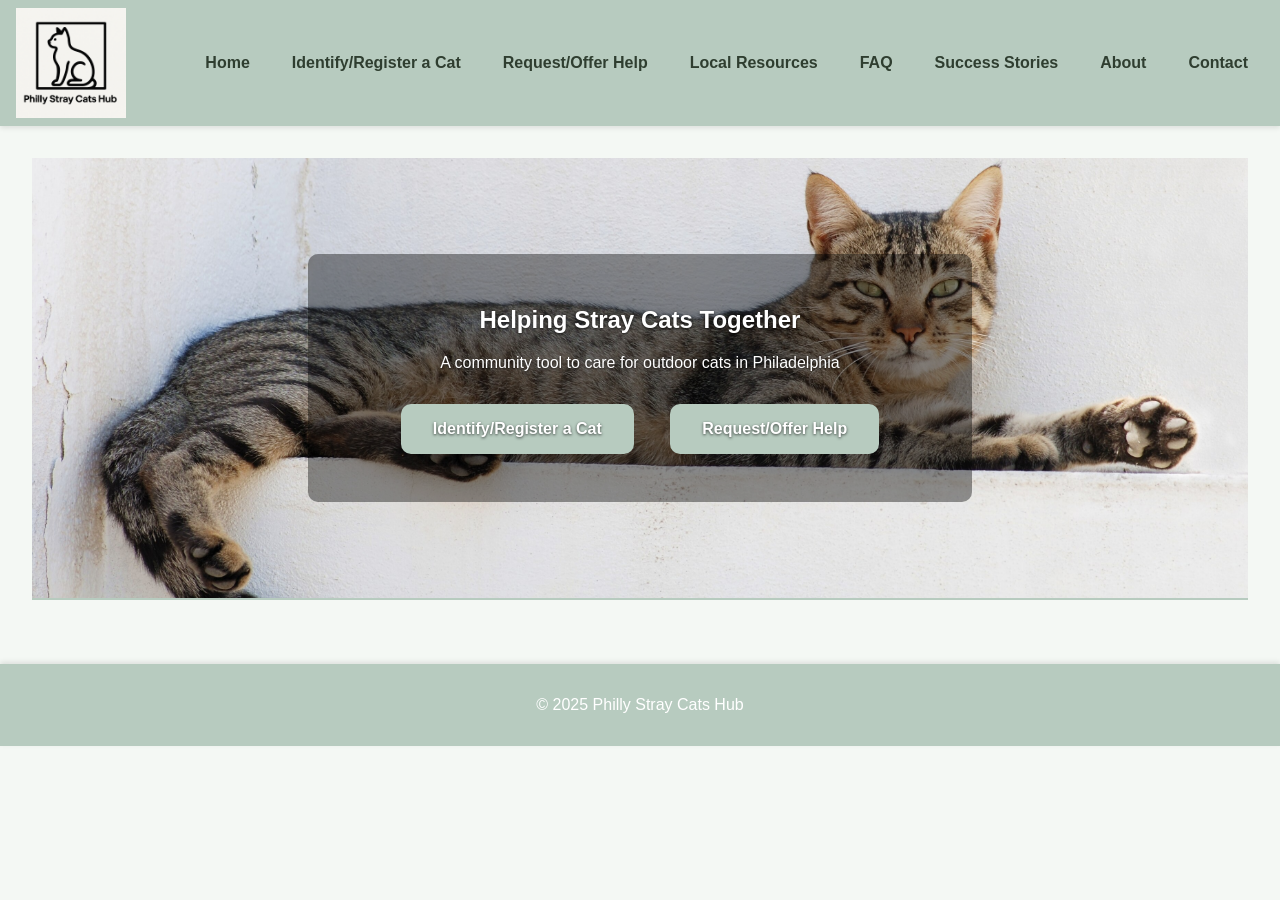
<file: index.html>
<!DOCTYPE html>
<html lang="en">
<head>
  <meta charset="UTF-8" />
  <meta name="viewport" content="width=device-width, initial-scale=1.0" />
  <title>Philly Stray Cats Hub</title>
  <link rel="stylesheet" href="style.css" />
</head>
<body>
  <header>
    <a href="index.html" class="logo-link">
      <img src="logo.png" alt="Philly Stray Cats Hub Logo" class="logo">
    </a>
    <nav>
      <ul>
        <li><a href="index.html">Home</a></li>
        <li><a href="identify.html">Identify/Register a Cat</a></li>
        <li><a href="help.html">Request/Offer Help</a></li>
        <li><a href="resources.html">Local Resources</a></li>
        <li><a href="faq.html">FAQ</a></li>
        <li><a href="stories.html">Success Stories</a></li>
        <li><a href="about.html">About</a></li>
        <li><a href="contact.html">Contact</a></li>
      </ul>
    </nav>
  </header>
  <main>
    <section class="hero">
      <div class="hero-overlay">
        <h2>Helping Stray Cats Together</h2>
        <p>A community tool to care for outdoor cats in Philadelphia</p>
        <div class="main-buttons">
          <a href="identify.html" class="btn">Identify/Register a Cat</a>
          <a href="help.html" class="btn">Request/Offer Help</a>
        </div>
      </div>
    </section>
  </main>
  <footer>
    <p>&copy; 2025 Philly Stray Cats Hub</p>
  </footer>
  <script src="script.js"></script>
</body>
</html>
</file>
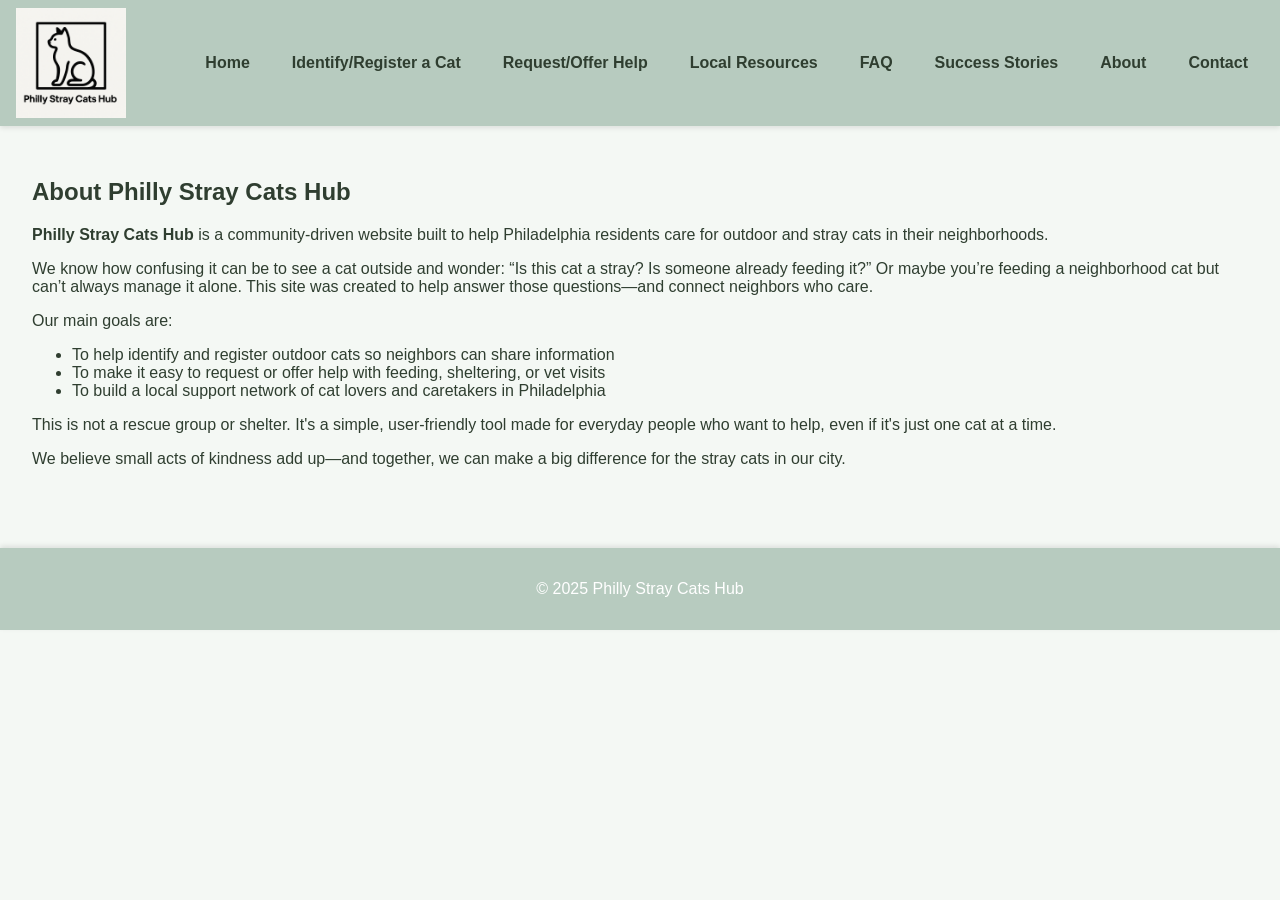
<file: about.html>
<!DOCTYPE html>
<html lang="en">
<head>
  <meta charset="UTF-8">
  <title>About</title>
  <link rel="stylesheet" href="style.css">
</head>
<body>
<header>
    <a href="index.html" class="logo-link">
      <img src="logo.png" alt="Philly Stray Cats Hub Logo" class="logo">
    </a>
    <nav>
      <ul>
        <li><a href="index.html">Home</a></li>
        <li><a href="identify.html">Identify/Register a Cat</a></li>
        <li><a href="help.html">Request/Offer Help</a></li>
        <li><a href="resources.html">Local Resources</a></li>
        <li><a href="faq.html">FAQ</a></li>
        <li><a href="stories.html">Success Stories</a></li>
        <li><a href="about.html">About</a></li>
        <li><a href="contact.html">Contact</a></li>
      </ul>
    </nav>
  </header>
<main>
  <section class="about">
      <h2>About Philly Stray Cats Hub</h2>
      <p><strong>Philly Stray Cats Hub</strong> is a community-driven website built to help Philadelphia residents care for outdoor and stray cats in their neighborhoods.</p>

      <p>We know how confusing it can be to see a cat outside and wonder: “Is this cat a stray? Is someone already feeding it?” Or maybe you’re feeding a neighborhood cat but can’t always manage it alone. This site was created to help answer those questions—and connect neighbors who care.</p>

      <p>Our main goals are:</p>
      <ul>
        <li>To help identify and register outdoor cats so neighbors can share information</li>
        <li>To make it easy to request or offer help with feeding, sheltering, or vet visits</li>
        <li>To build a local support network of cat lovers and caretakers in Philadelphia</li>
      </ul>

      <p>This is not a rescue group or shelter. It's a simple, user-friendly tool made for everyday people who want to help, even if it's just one cat at a time.</p>

      <p>We believe small acts of kindness add up—and together, we can make a big difference for the stray cats in our city.</p>
    </section>
    </main>
<footer>
  <p>&copy; 2025 Philly Stray Cats Hub</p>
</footer>
</body>
</html>
</file>
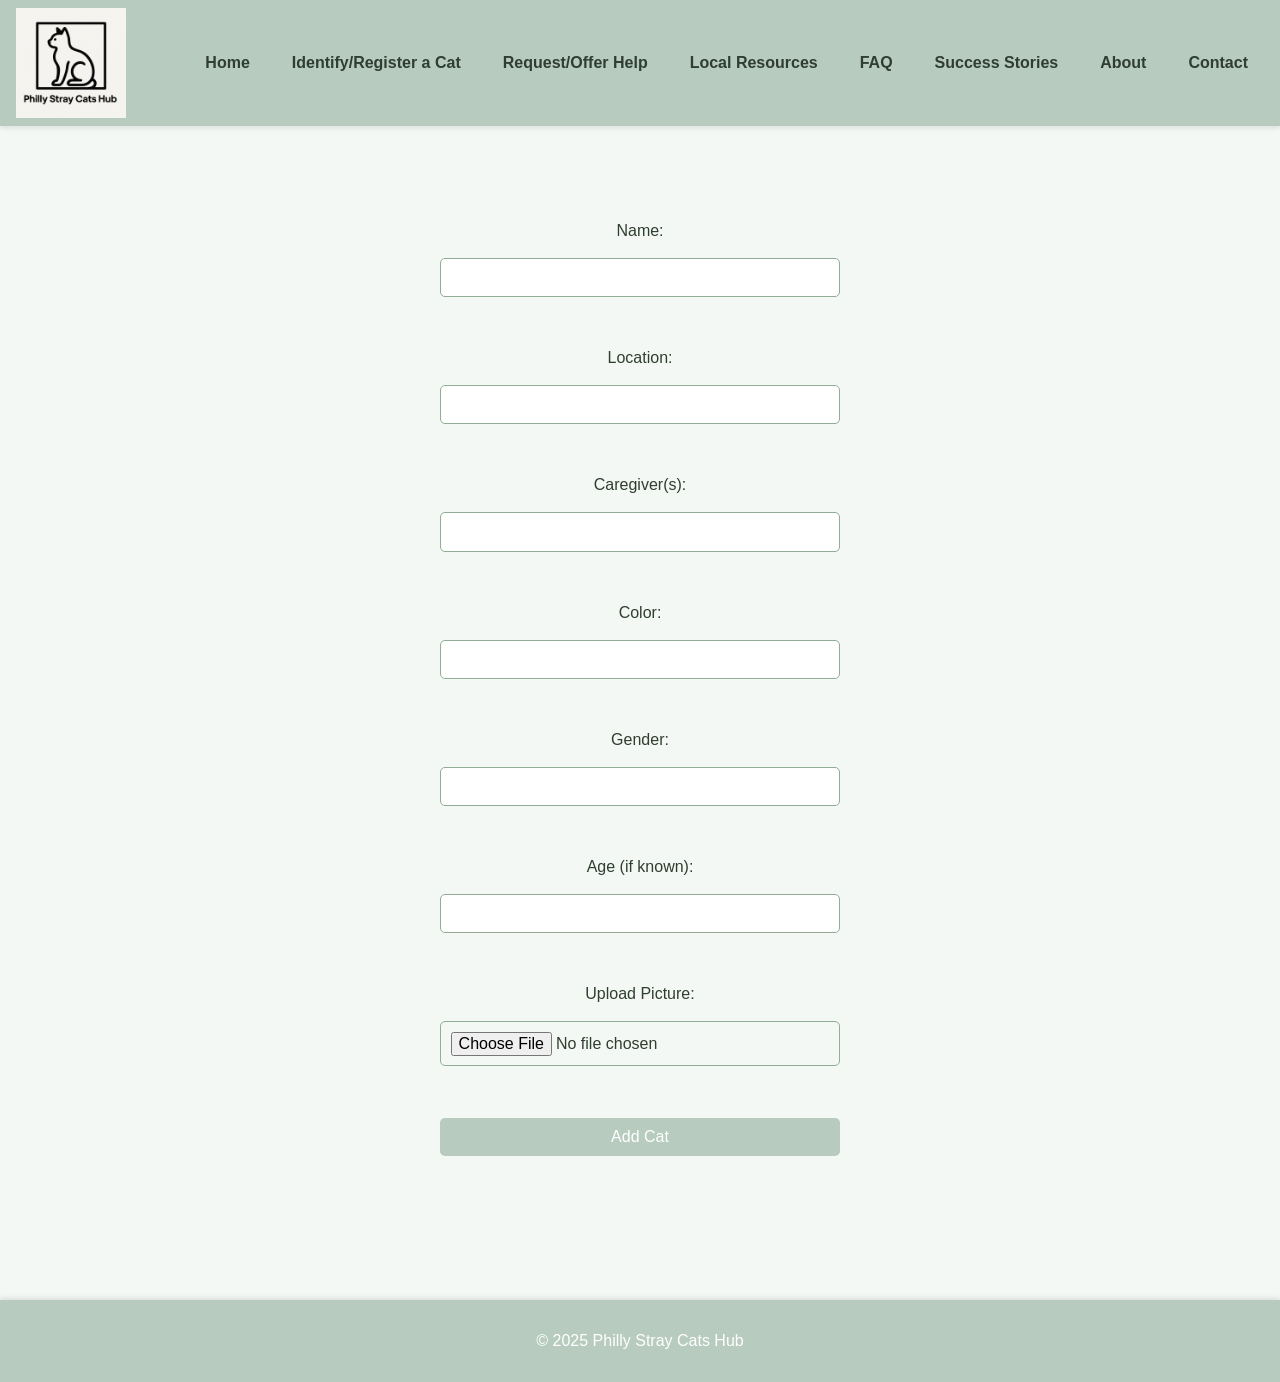
<file: add-cat.html>
<!DOCTYPE html>
<html lang="en">
<head>
  <meta charset="UTF-8">
  <title>Add a Cat</title>
  <link rel="stylesheet" href="style.css">
</head>
<body>
<header>
    <a href="index.html" class="logo-link">
      <img src="logo.png" alt="Philly Stray Cats Hub Logo" class="logo">
    </a>
    <nav>
      <ul>
        <li><a href="index.html">Home</a></li>
        <li><a href="identify.html">Identify/Register a Cat</a></li>
        <li><a href="help.html">Request/Offer Help</a></li>
        <li><a href="resources.html">Local Resources</a></li>
        <li><a href="faq.html">FAQ</a></li>
        <li><a href="stories.html">Success Stories</a></li>
        <li><a href="about.html">About</a></li>
        <li><a href="contact.html">Contact</a></li>
      </ul>
    </nav>
  </header>
<main>
  <form>
    <label>Name:</label><br>
    <input type="text" /><br><br>

    <label>Location:</label><br>
    <input type="text" /><br><br>

    <label>Caregiver(s):</label><br>
    <input type="text" /><br><br>

    <label>Color:</label><br>
    <input type="text" /><br><br>

    <label>Gender:</label><br>
    <input type="text" /><br><br>

    <label>Age (if known):</label><br>
    <input type="text" /><br><br>

    <label>Upload Picture:</label><br>
    <input type="file" accept="image/*" /><br><br>

    <button type="submit">Add Cat</button>
  </form>
</main>
<footer>
  <p>&copy; 2025 Philly Stray Cats Hub</p>
</footer>
</body>
</html>
</file>
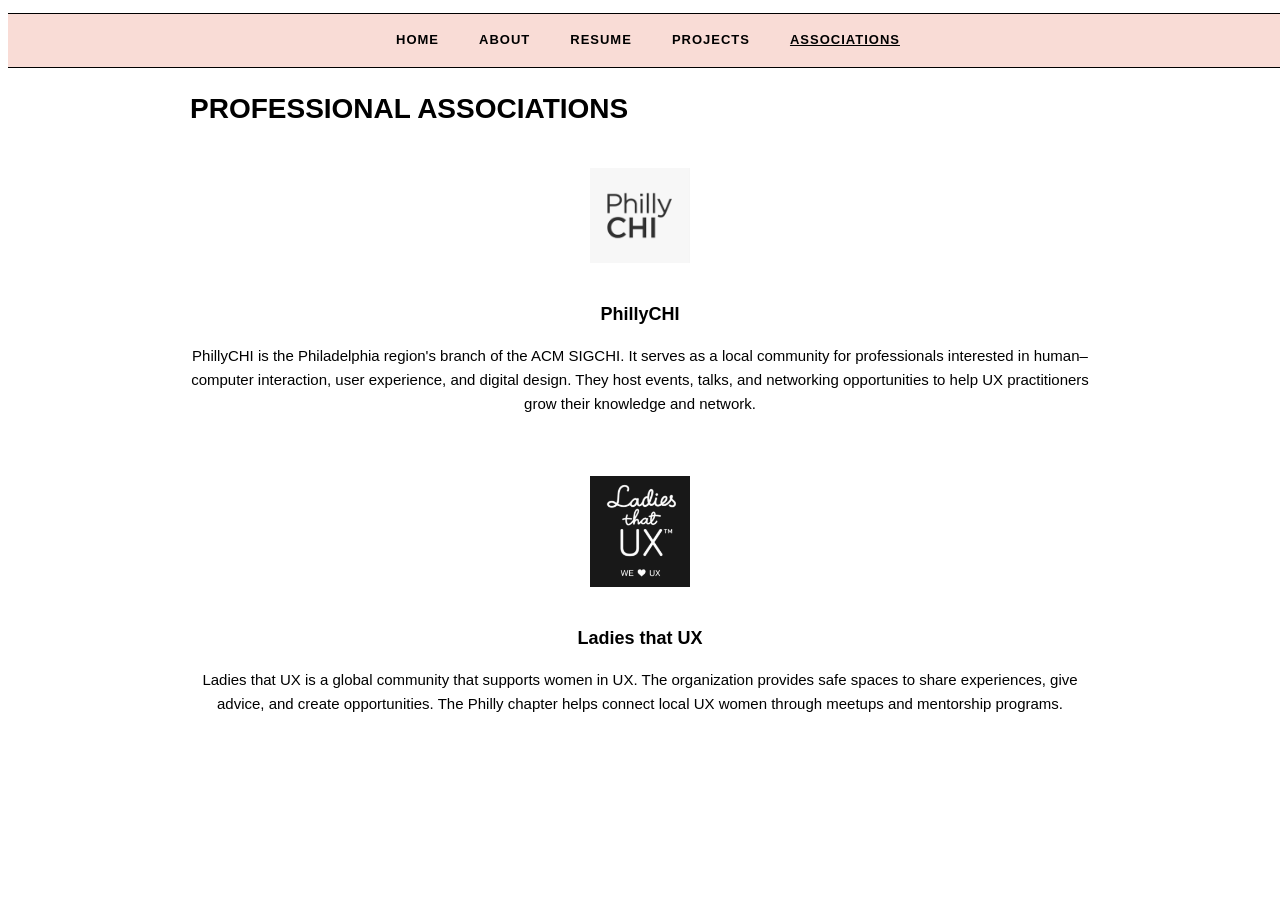
<file: associations.html>
<!DOCTYPE html>
<html lang="en">
<head>
  <meta charset="UTF-8">
  <title>Associations</title>
  <link rel="stylesheet" href="styles.css">
</head>
<body>
  <div class="nav">
    <ul>
      <li><a href="index.html">Home</a></li>
      <li><a href="about.html">About</a></li>
      <li><a href="resume.html">Resume</a></li>
      <li><a href="projects.html">Projects</a></li>
      <li><a class="active" href="associations.html">Associations</a></li>
    </ul>
  </div>

  <div class="content">
    <h1>Professional Associations</h1>

    <div class="association">
      <a href="https://phillychi.org/" target="_blank">
        <img src="phillychi.png" alt="PhillyCHI Logo" class="assoc-logo">
      </a>
      <h2><a href="https://phillychi.org/" target="_blank">PhillyCHI</a></h2>
      <p>PhillyCHI is the Philadelphia region's branch of the ACM SIGCHI. It serves as a local community for professionals interested in human–computer interaction, user experience, and digital design. They host events, talks, and networking opportunities to help UX practitioners grow their knowledge and network.</p>
    </div>

    <div class="association">
      <a href="https://ladiesthatux.com/" target="_blank">
        <img src="womenux.png" alt="Ladies That UX Logo" class="assoc-logo">
      </a>
      <h2><a href="https://ladiesthatux.com/" target="_blank">Ladies that UX</a></h2>
      <p>Ladies that UX is a global community that supports women in UX. The organization provides safe spaces to share experiences, give advice, and create opportunities. The Philly chapter helps connect local UX women through meetups and mentorship programs.</p>
    </div>
  </div>
</body>
</html>
</file>
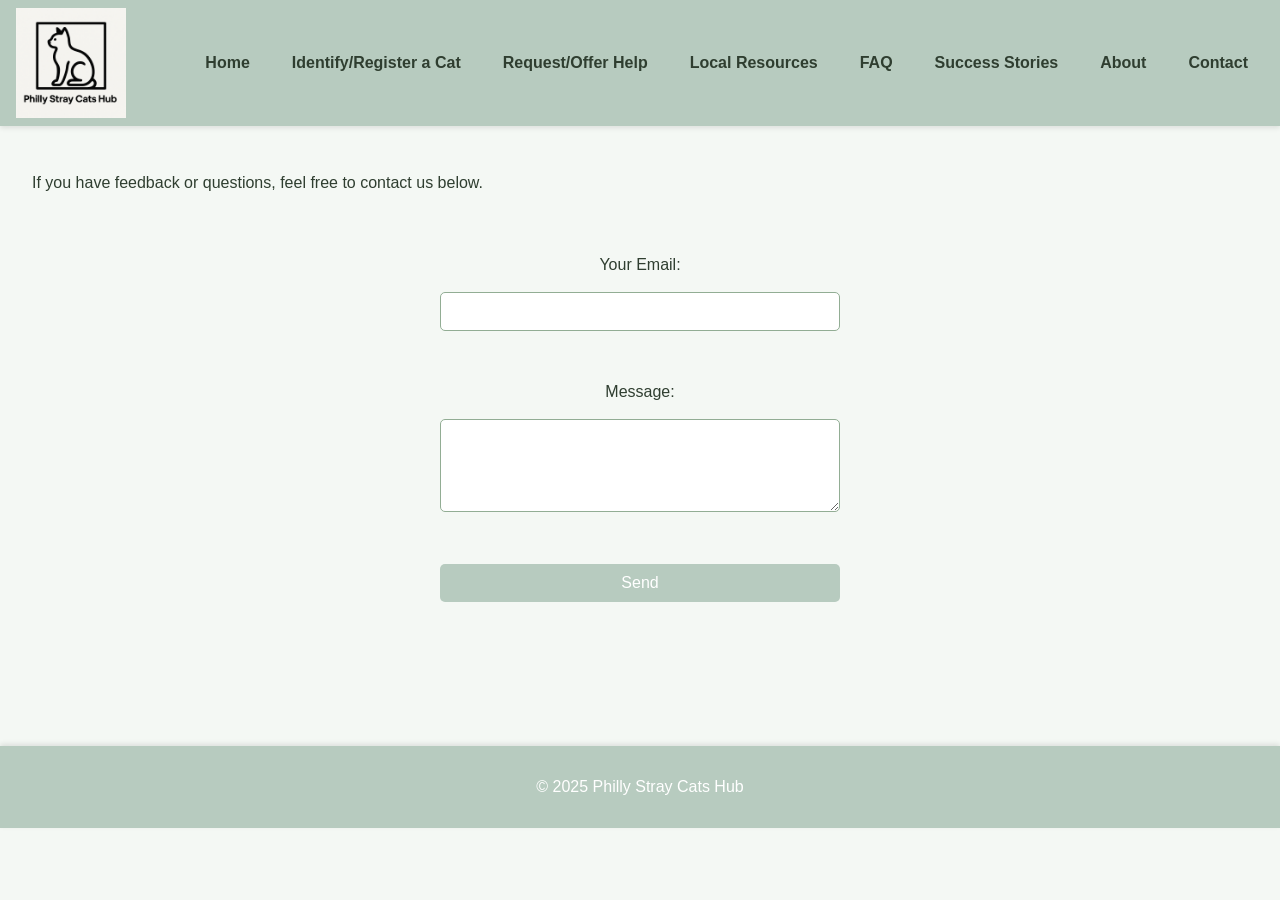
<file: contact.html>
<!DOCTYPE html>
<html lang="en">
<head>
  <meta charset="UTF-8">
  <title>Contact</title>
  <link rel="stylesheet" href="style.css">
  <style>
    #successMessage {
      display: none;
      color: green;
      font-weight: bold;
      margin-top: 10px;
    }
  </style>
</head>
<body>
  <header>
    <a href="index.html" class="logo-link">
      <img src="logo.png" alt="Philly Stray Cats Hub Logo" class="logo">
    </a>
    <nav>
      <ul>
        <li><a href="index.html">Home</a></li>
        <li><a href="identify.html">Identify/Register a Cat</a></li>
        <li><a href="help.html">Request/Offer Help</a></li>
        <li><a href="resources.html">Local Resources</a></li>
        <li><a href="faq.html">FAQ</a></li>
        <li><a href="stories.html">Success Stories</a></li>
        <li><a href="about.html">About</a></li>
        <li><a href="contact.html">Contact</a></li>
      </ul>
    </nav>
  </header>

  <main>
    <p>If you have feedback or questions, feel free to contact us below.</p>
    <form id="contactForm">
      <label for="email">Your Email:</label><br>
      <input type="email" id="email" required><br><br>

      <label for="message">Message:</label><br>
      <textarea id="message" rows="4" cols="50" required></textarea><br><br>

      <button type="submit">Send</button>
    </form>

    <p id="successMessage">Your message is sent.</p>
  </main>

  <footer>
    <p>&copy; 2025 Philly Stray Cats Hub</p>
  </footer>

  <!-- Link to external JS -->
  <script src="script.js"></script>
</body>
</html>
</file>
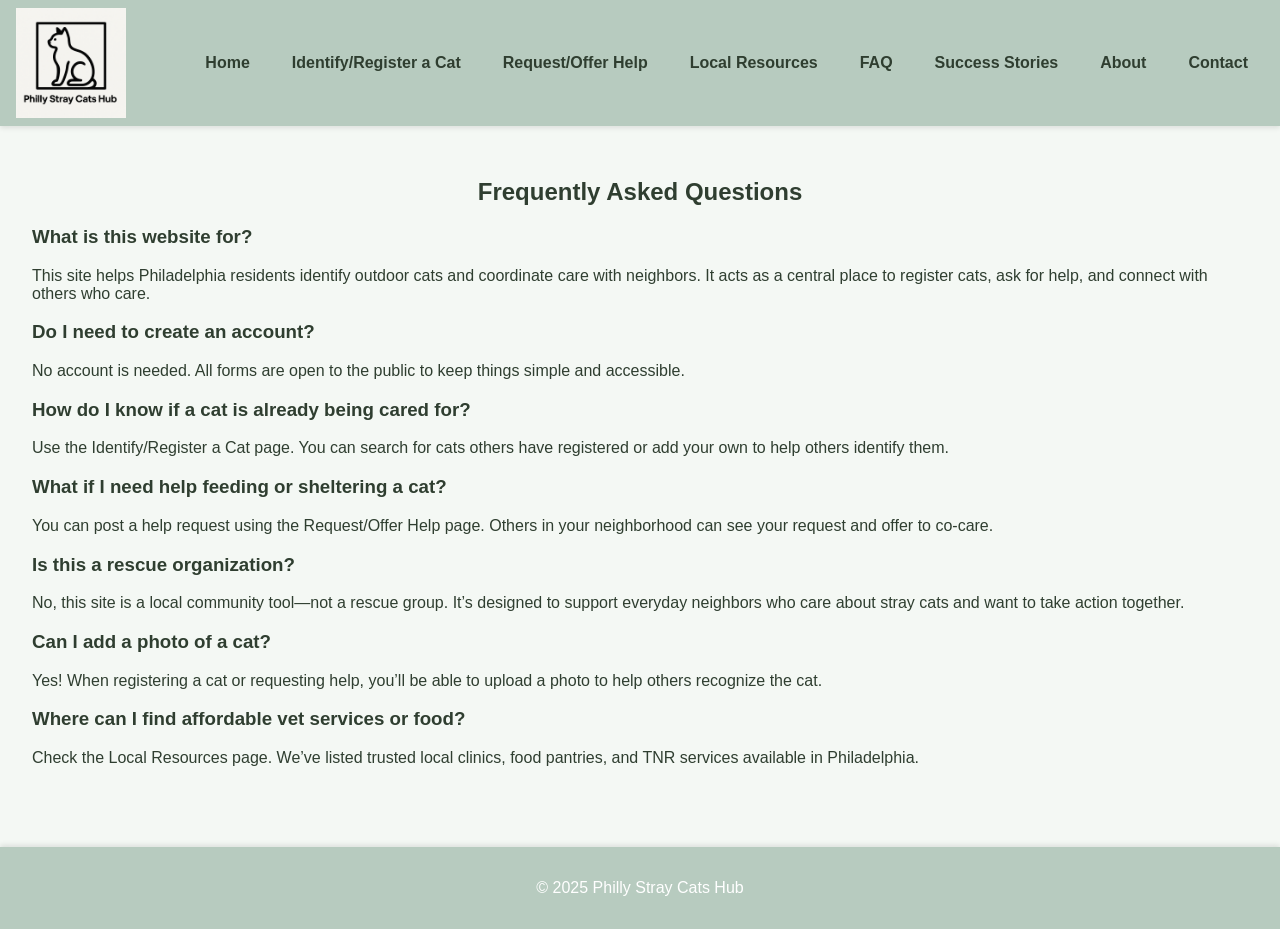
<file: faq.html>
<!DOCTYPE html>
<html lang="en">
<head>
  <meta charset="UTF-8">
  <title>FAQ</title>
  <link rel="stylesheet" href="style.css">
</head>
<body>
<header>
    <a href="index.html" class="logo-link">
      <img src="logo.png" alt="Philly Stray Cats Hub Logo" class="logo">
    </a>
    <nav>
      <ul>
        <li><a href="index.html">Home</a></li>
        <li><a href="identify.html">Identify/Register a Cat</a></li>
        <li><a href="help.html">Request/Offer Help</a></li>
        <li><a href="resources.html">Local Resources</a></li>
        <li><a href="faq.html">FAQ</a></li>
        <li><a href="stories.html">Success Stories</a></li>
        <li><a href="about.html">About</a></li>
        <li><a href="contact.html">Contact</a></li>
      </ul>
    </nav>
  </header>
<main>
<h2 style="text-align: center;">Frequently Asked Questions</h2>
  <div class="faq">
    <h3>What is this website for?</h3>
    <p>This site helps Philadelphia residents identify outdoor cats and coordinate care with neighbors. It acts as a central place to register cats, ask for help, and connect with others who care.</p>

    <h3>Do I need to create an account?</h3>
    <p>No account is needed. All forms are open to the public to keep things simple and accessible.</p>

    <h3>How do I know if a cat is already being cared for?</h3>
    <p>Use the Identify/Register a Cat page. You can search for cats others have registered or add your own to help others identify them.</p>

    <h3>What if I need help feeding or sheltering a cat?</h3>
    <p>You can post a help request using the Request/Offer Help page. Others in your neighborhood can see your request and offer to co-care.</p>

    <h3>Is this a rescue organization?</h3>
    <p>No, this site is a local community tool—not a rescue group. It’s designed to support everyday neighbors who care about stray cats and want to take action together.</p>

    <h3>Can I add a photo of a cat?</h3>
    <p>Yes! When registering a cat or requesting help, you’ll be able to upload a photo to help others recognize the cat.</p>

    <h3>Where can I find affordable vet services or food?</h3>
    <p>Check the Local Resources page. We’ve listed trusted local clinics, food pantries, and TNR services available in Philadelphia.</p>
  </div>
</main>
<footer>
  <p>&copy; 2025 Philly Stray Cats Hub</p>
</footer>
</body>
</html>
</file>
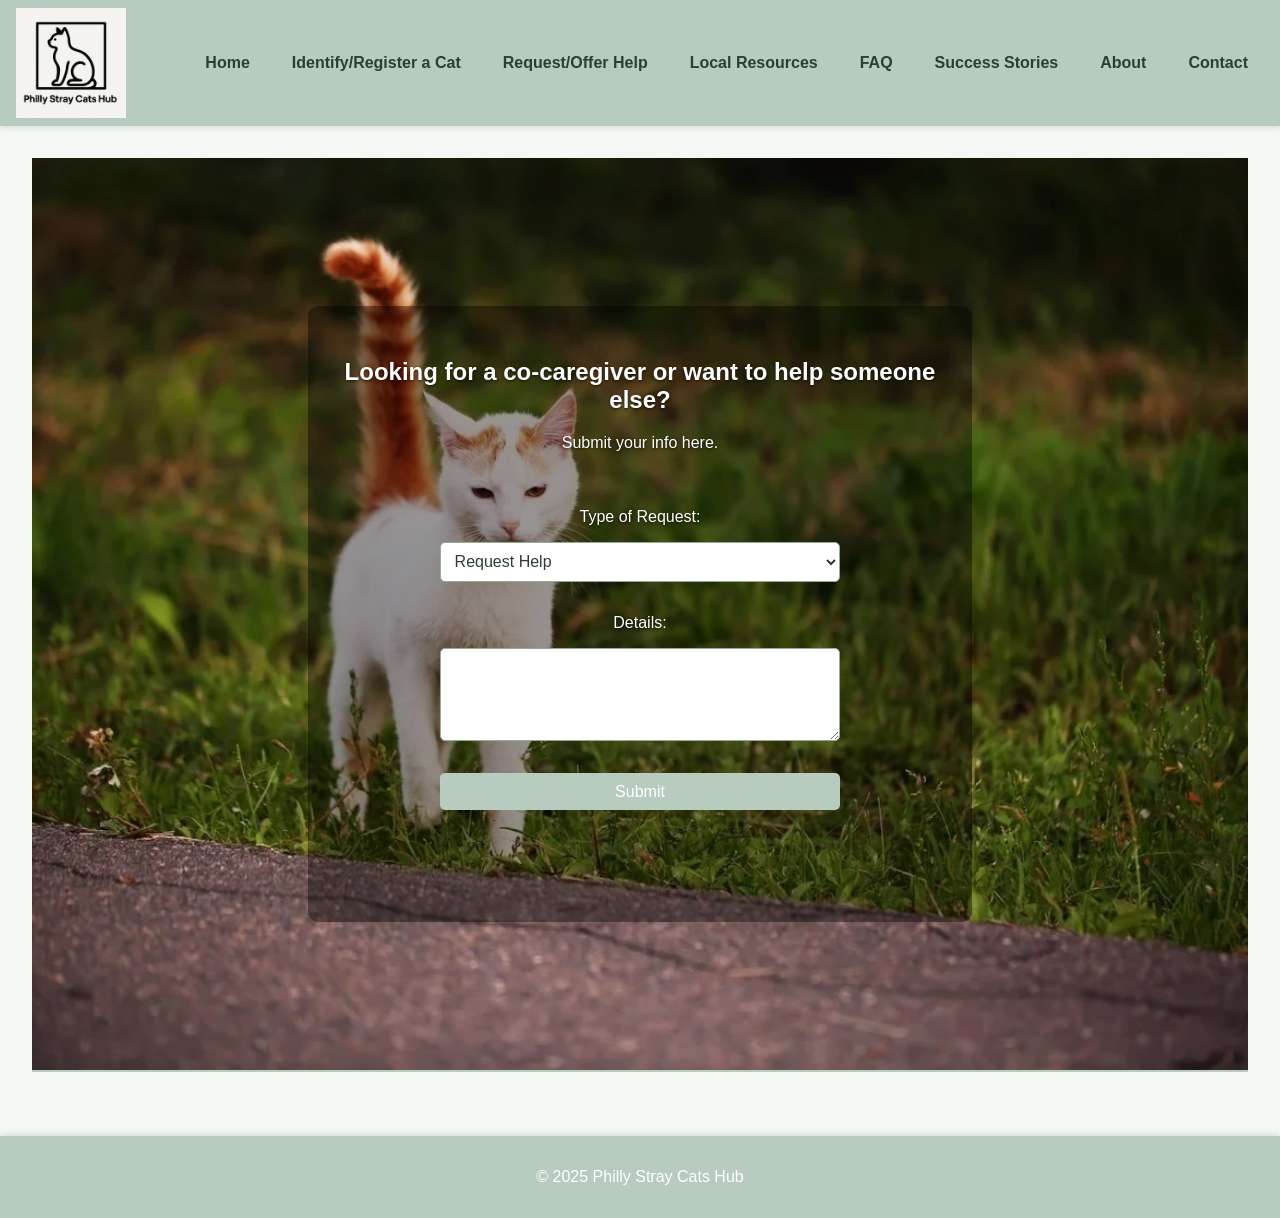
<file: help.html>
<!DOCTYPE html>
<html lang="en">
<head>
  <meta charset="UTF-8">
  <title>Request/Offer Help</title>
  <link rel="stylesheet" href="style.css">
</head>
<body>
<header>
    <a href="index.html" class="logo-link">
      <img src="logo.png" alt="Philly Stray Cats Hub Logo" class="logo">
    </a>

    <nav>
      <ul>
        <li><a href="index.html">Home</a></li>
        <li><a href="identify.html">Identify/Register a Cat</a></li>
        <li><a href="help.html">Request/Offer Help</a></li>
        <li><a href="resources.html">Local Resources</a></li>
        <li><a href="faq.html">FAQ</a></li>
        <li><a href="stories.html">Success Stories</a></li>
        <li><a href="about.html">About</a></li>
        <li><a href="contact.html">Contact</a></li>
      </ul>
    </nav>
  </header>
<main>
  <section class="help-hero">
    <div class="hero-overlay">
      <h2>Looking for a co-caregiver or want to help someone else?</h2>
      <p>Submit your info here.</p>
      <form>
        <label for="type">Type of Request:</label>
        <select id="type">
          <option>Request Help</option>
          <option>Offer Help</option>
        </select>

        <label for="details">Details:</label>
        <textarea id="details" rows="4" cols="50"></textarea>

        <button type="submit">Submit</button>
      </form>
    </div>
  </section>
</main>

<footer>
  <p>&copy; 2025 Philly Stray Cats Hub</p>
</footer>
</body>
</html>
</file>
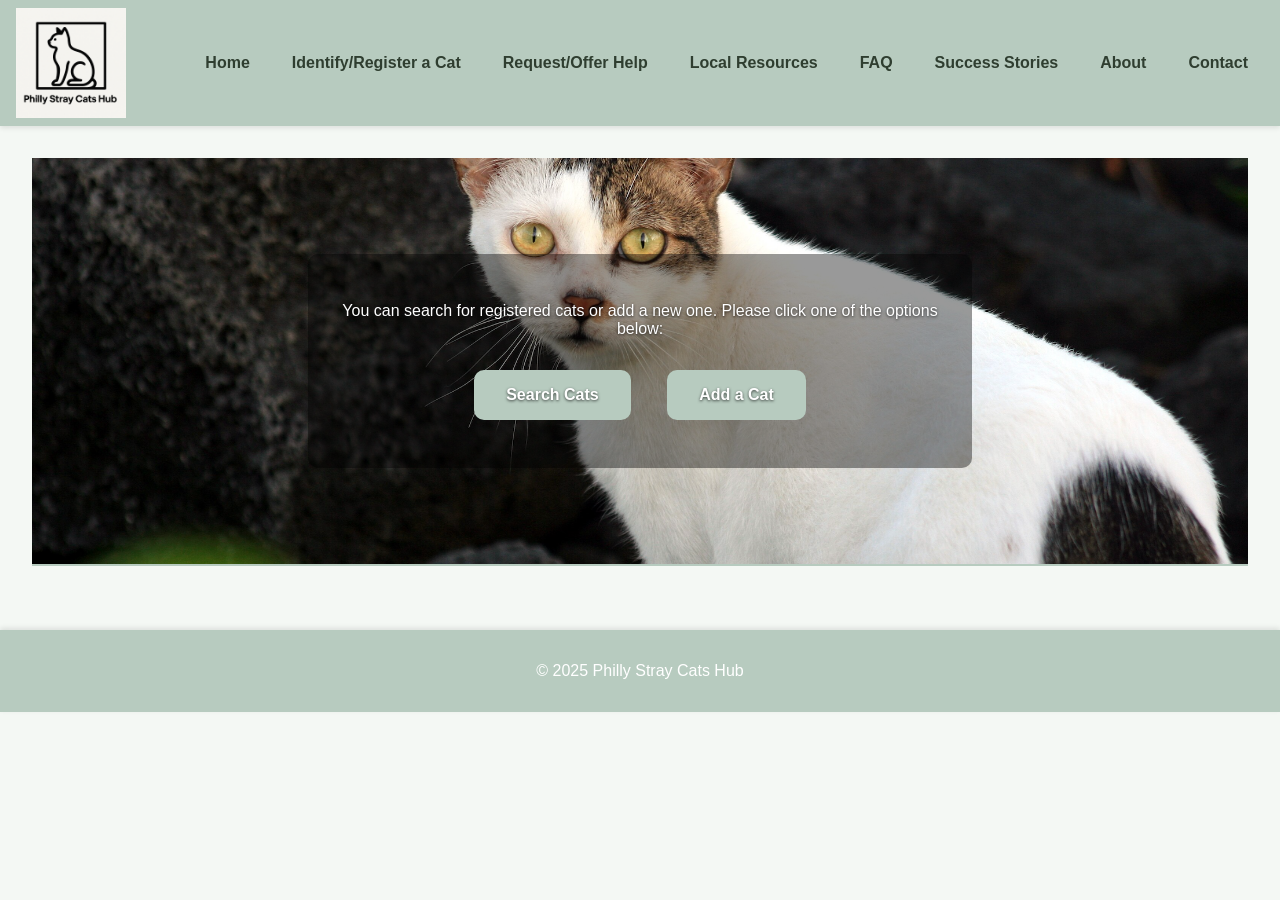
<file: identify.html>
<!DOCTYPE html>
<html lang="en">
<head>
  <meta charset="UTF-8">
  <title>Identify/Register a Cat</title>
  <link rel="stylesheet" href="style.css">
</head>
<body>
<header>
    <a href="index.html" class="logo-link">
      <img src="logo.png" alt="Philly Stray Cats Hub Logo" class="logo">
    </a>
    <nav>
      <ul>
        <li><a href="index.html">Home</a></li>
        <li><a href="identify.html">Identify/Register a Cat</a></li>
        <li><a href="help.html">Request/Offer Help</a></li>
        <li><a href="resources.html">Local Resources</a></li>
        <li><a href="faq.html">FAQ</a></li>
        <li><a href="stories.html">Success Stories</a></li>
        <li><a href="about.html">About</a></li>
        <li><a href="contact.html">Contact</a></li>
      </ul>
    </nav>
  </header>
<main>
  <section class="identify-hero">
    <div class="hero-overlay">
      <p>You can search for registered cats or add a new one. Please click one of the options below:</p>
      <div class="main-buttons">
        <a href="search-cats.html" class="btn">Search Cats</a>
        <a href="add-cat.html" class="btn">Add a Cat</a>
      </div>
    </div>
  </section>
</main>
<footer>
  <p>&copy; 2025 Philly Stray Cats Hub</p>
</footer>
</body>
</html>
</file>
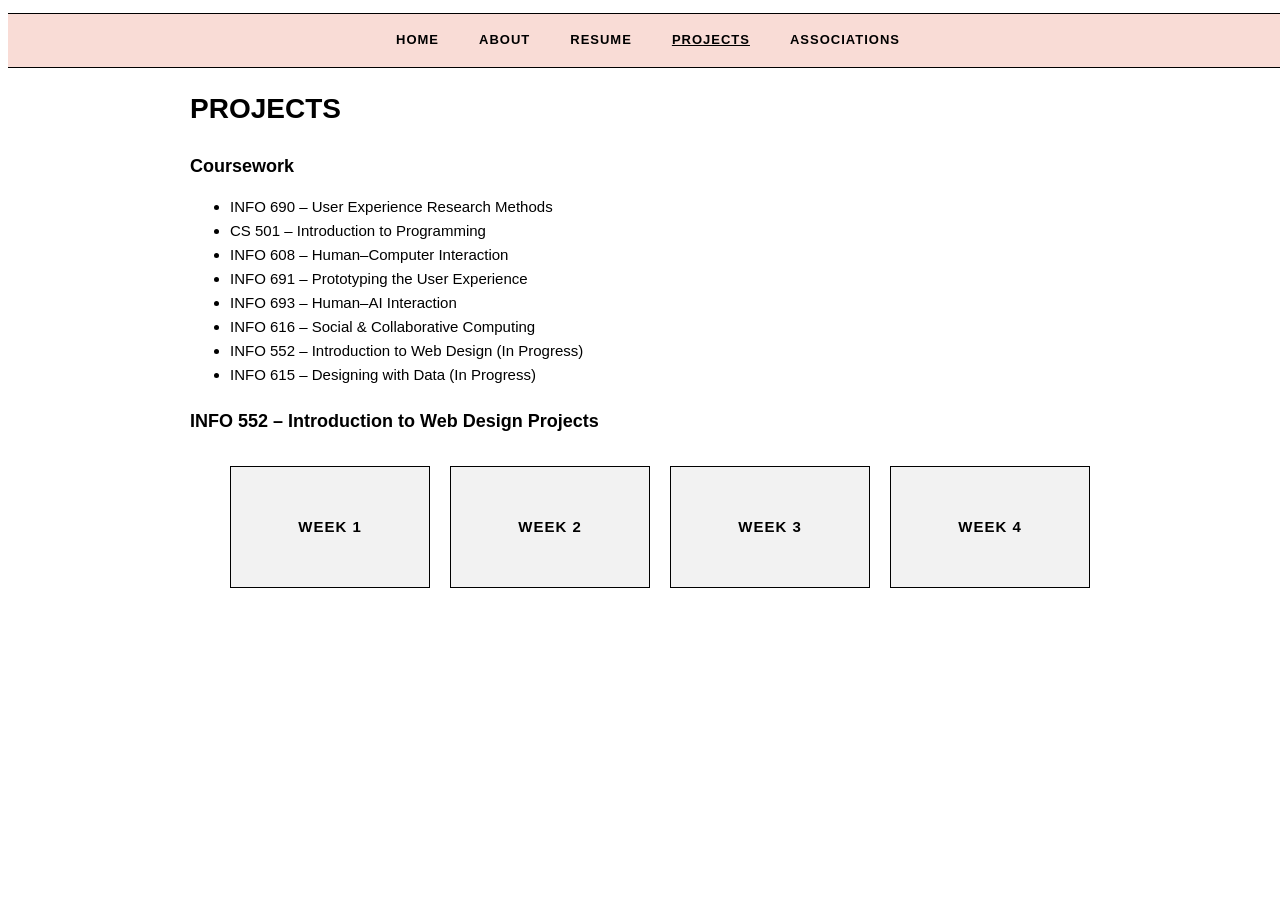
<file: projects.html>
<!DOCTYPE html>
<html lang="en">
<head>
  <meta charset="UTF-8">
  <title>Projects</title>
  <link rel="stylesheet" href="styles.css">
</head>
<body>
  <div class="nav">
    <ul>
      <li><a href="index.html">Home</a></li>
      <li><a href="about.html">About</a></li>
      <li><a href="resume.html">Resume</a></li>
      <li><a class="active" href="projects.html">Projects</a></li>
      <li><a href="associations.html">Associations</a></li>
    </ul>
  </div>

  <div class="content">
    <h1>Projects</h1>
    <h2>Coursework</h2>
    <ul>
      <li>INFO 690 – User Experience Research Methods</li>
      <li>CS 501 – Introduction to Programming</li>
      <li>INFO 608 – Human–Computer Interaction</li>
      <li>INFO 691 – Prototyping the User Experience</li>
      <li>INFO 693 – Human–AI Interaction</li>
      <li>INFO 616 – Social & Collaborative Computing</li>
      <li>INFO 552 – Introduction to Web Design (In Progress)</li>
      <li>INFO 615 – Designing with Data (In Progress)</li>
    </ul>
    <h2>INFO 552 – Introduction to Web Design Projects</h2>
    <ul>
      <div class="project-grid">
        <a href="https://67f48a22c6216154867e3cb5--info552ms.netlify.app/" target="_blank" class="project-box">Week 1</a>
        <a href="https://info-552-2025msweek2.netlify.app/" target="_blank" class="project-box">Week 2</a>
        <a href="https://info552-week3-ms.netlify.app/" target="_blank" class="project-box">Week 3</a>
        <a href="https://mervesan-week4.netlify.app/" target="_blank" class="project-box">Week 4</a>
      </div>
    </ul>
  </div>
</body>
</html>
</file>
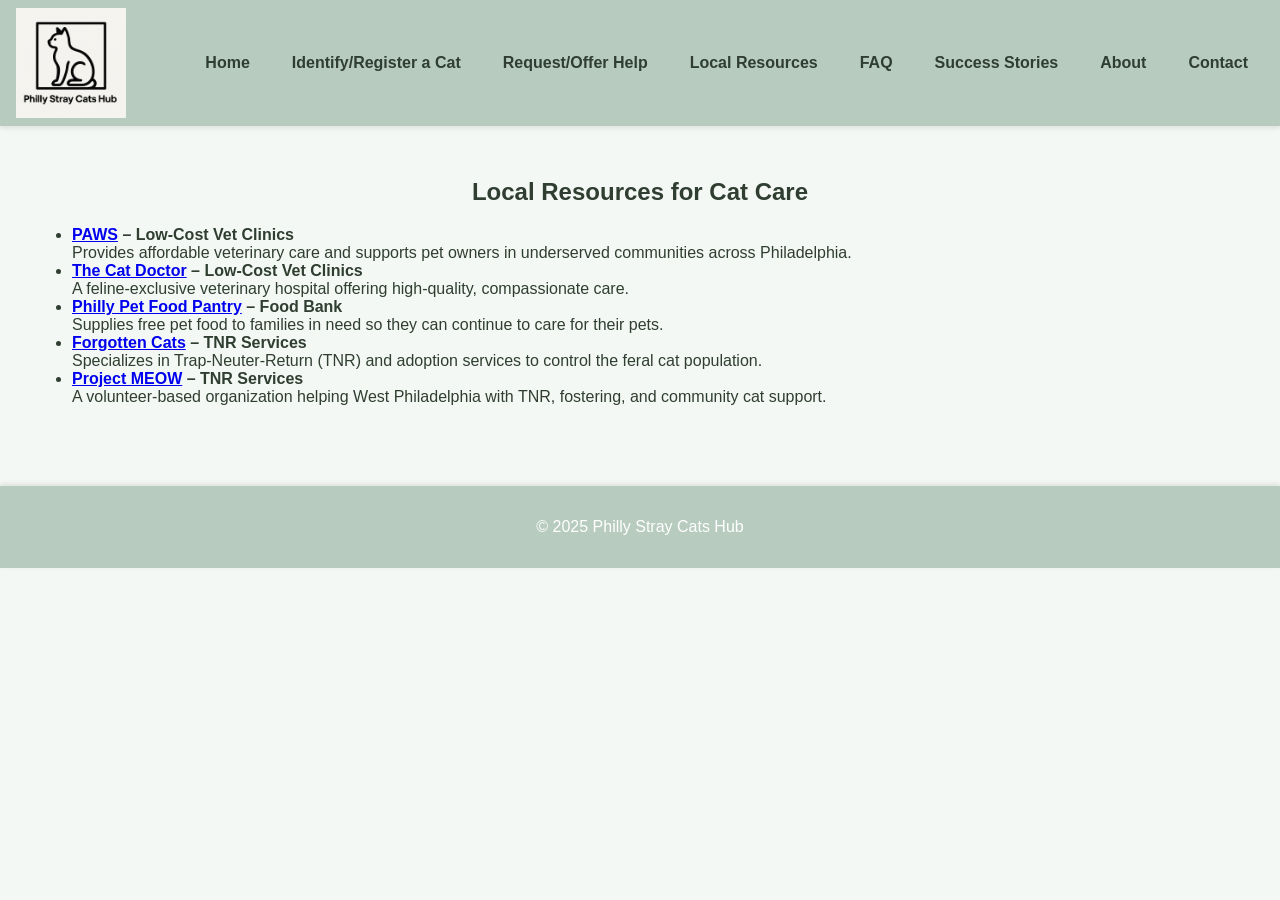
<file: resources.html>
<!DOCTYPE html>
<html lang="en">
<head>
  <meta charset="UTF-8">
  <title>Local Resources</title>
  <link rel="stylesheet" href="style.css">
</head>
<body>
<header>
    <a href="index.html" class="logo-link">
      <img src="logo.png" alt="Philly Stray Cats Hub Logo" class="logo">
    </a>
    <nav>
      <ul>
        <li><a href="index.html">Home</a></li>
        <li><a href="identify.html">Identify/Register a Cat</a></li>
        <li><a href="help.html">Request/Offer Help</a></li>
        <li><a href="resources.html">Local Resources</a></li>
        <li><a href="faq.html">FAQ</a></li>
        <li><a href="stories.html">Success Stories</a></li>
        <li><a href="about.html">About</a></li>
        <li><a href="contact.html">Contact</a></li>
      </ul>
    </nav>
  </header>
<main>
<h2 style="text-align: center;">Local Resources for Cat Care</h2>
  <ul class="resource-list">
    <li>
      <strong><a href="https://www.phillypaws.org/" target="_blank">PAWS</a> – Low-Cost Vet Clinics</strong><br>
      Provides affordable veterinary care and supports pet owners in underserved communities across Philadelphia.
    </li>
    <li>
      <strong><a href="https://www.thecatdr.com/" target="_blank">The Cat Doctor</a> – Low-Cost Vet Clinics</strong><br>
      A feline-exclusive veterinary hospital offering high-quality, compassionate care.
    </li>
    <li>
      <strong><a href="https://phillypetfoodpantry.org/" target="_blank">Philly Pet Food Pantry</a> – Food Bank</strong><br>
      Supplies free pet food to families in need so they can continue to care for their pets.
    </li>
    <li>
      <strong><a href="https://forgottencats.org/" target="_blank">Forgotten Cats</a> – TNR Services</strong><br>
      Specializes in Trap-Neuter-Return (TNR) and adoption services to control the feral cat population.
    </li>
    <li>
      <strong><a href="https://projectmeow.org/" target="_blank">Project MEOW</a> – TNR Services</strong><br>
      A volunteer-based organization helping West Philadelphia with TNR, fostering, and community cat support.
    </li>
  </ul>
</main>
<footer>
  <p>&copy; 2025 Philly Stray Cats Hub</p>
</footer>
</body>
</html>
</file>
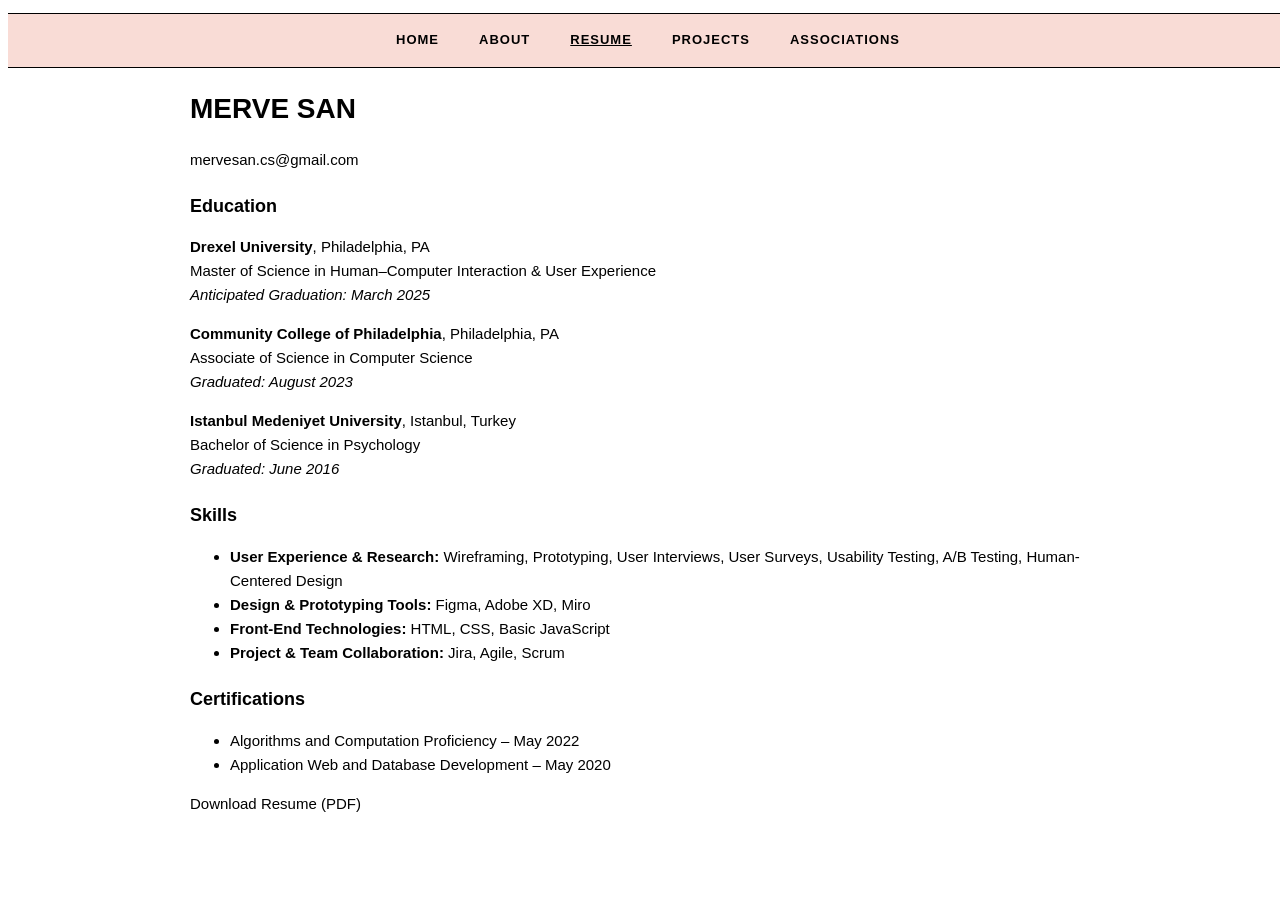
<file: resume.html>
<!DOCTYPE html>
<html lang="en">
<head>
  <meta charset="UTF-8">
  <title>Resume</title>
  <link rel="stylesheet" href="styles.css">
</head>
<body>
  <div class="nav">
    <ul>
      <li><a href="index.html">Home</a></li>
      <li><a href="about.html">About</a></li>
      <li><a class="active" href="resume.html">Resume</a></li>
      <li><a href="projects.html">Projects</a></li>
      <li><a href="associations.html">Associations</a></li>
    </ul>
  </div>

  <div class="content">
    <h1>Merve San</h1>
    
    <p>mervesan.cs@gmail.com</p>

    <h2>Education</h2>
    <p><strong>Drexel University</strong>, Philadelphia, PA<br>
    Master of Science in Human–Computer Interaction & User Experience<br>
    <em>Anticipated Graduation: March 2025</em></p>

    <p><strong>Community College of Philadelphia</strong>, Philadelphia, PA<br>
    Associate of Science in Computer Science<br>
    <em>Graduated: August 2023</em></p>

    <p><strong>Istanbul Medeniyet University</strong>, Istanbul, Turkey<br>
    Bachelor of Science in Psychology<br>
    <em>Graduated: June 2016</em></p>

    <h2>Skills</h2>
    <ul>
      <li><strong>User Experience & Research:</strong> Wireframing, Prototyping, User Interviews, User Surveys, Usability Testing, A/B Testing, Human-Centered Design</li>
      <li><strong>Design & Prototyping Tools:</strong> Figma, Adobe XD, Miro</li>
      <li><strong>Front-End Technologies:</strong> HTML, CSS, Basic JavaScript</li>
      <li><strong>Project & Team Collaboration:</strong> Jira, Agile, Scrum</li>
    </ul>

    <h2>Certifications</h2>
    <ul>
      <li>Algorithms and Computation Proficiency – May 2022</li>
      <li>Application Web and Database Development – May 2020</li>
    </ul>
    <p><a href="resume.pdf" download>Download Resume (PDF)</a></p>
  </div>
</body>
</html>
</file>
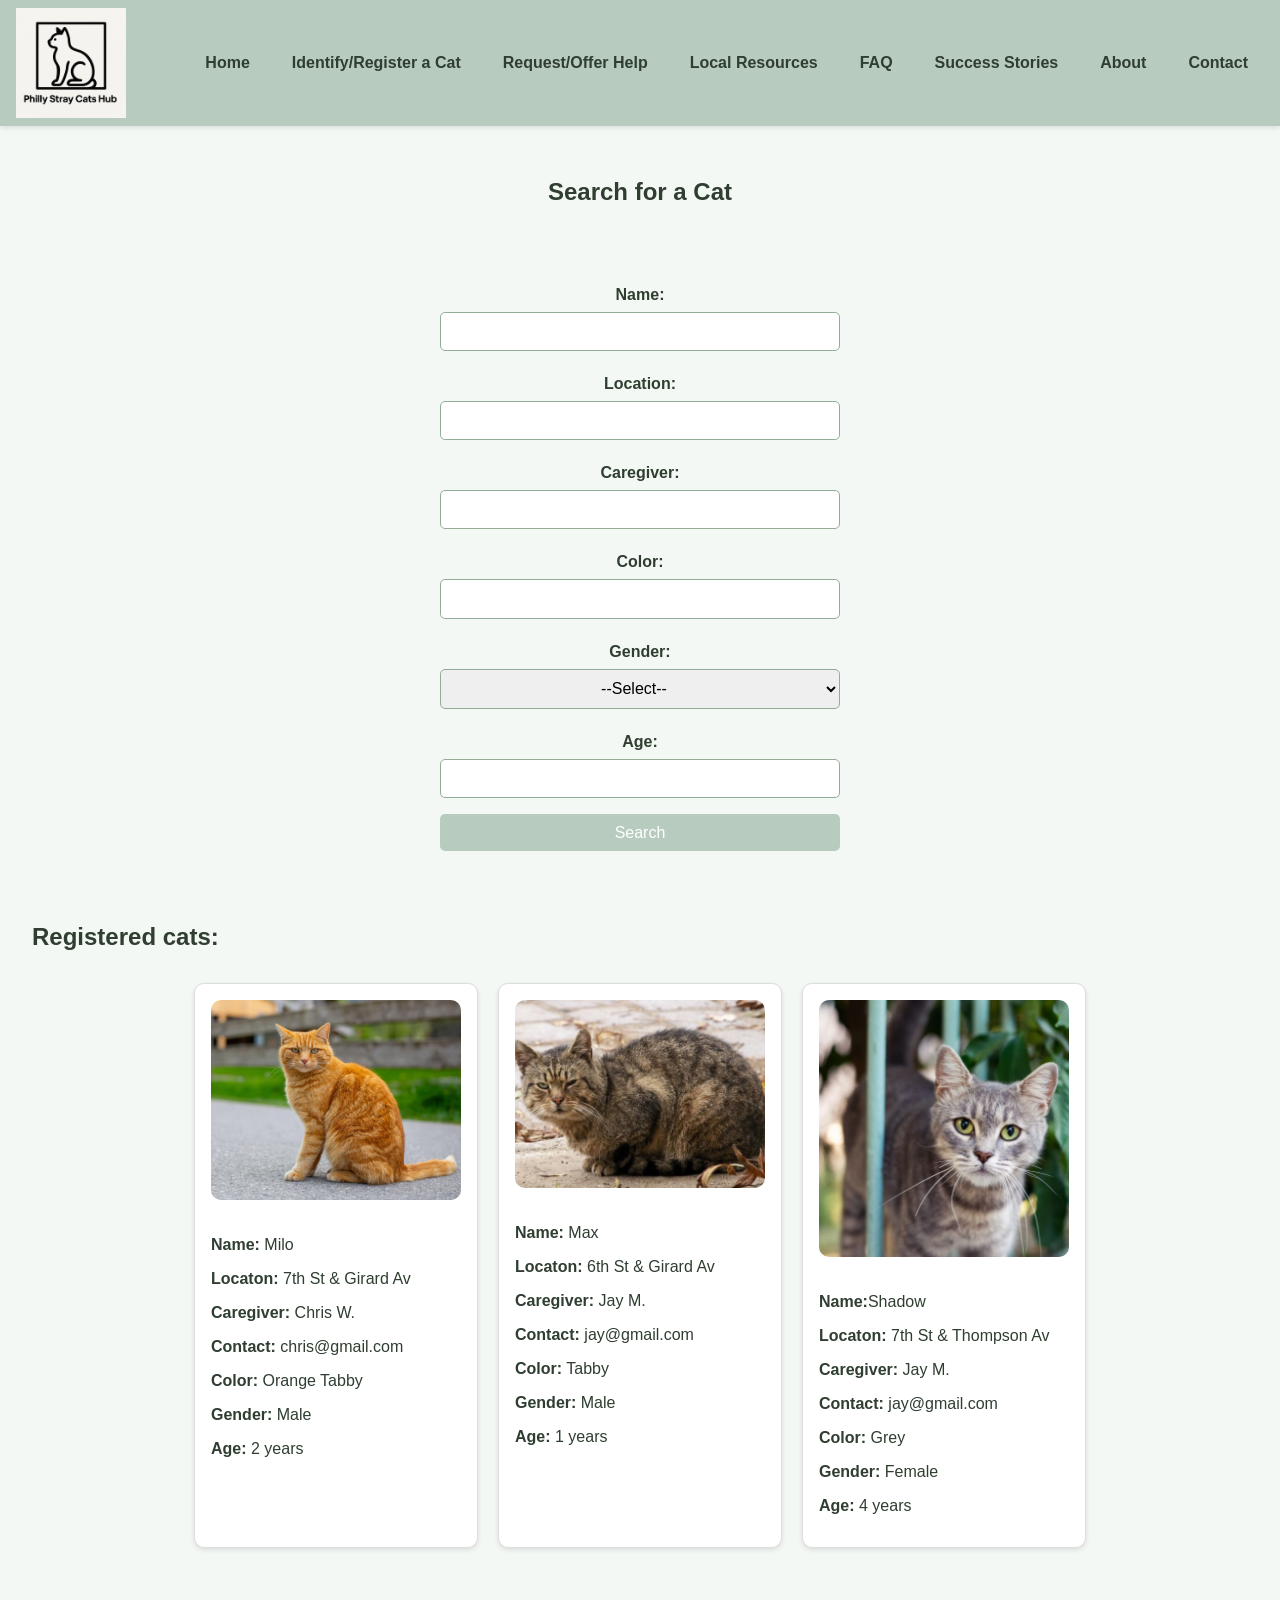
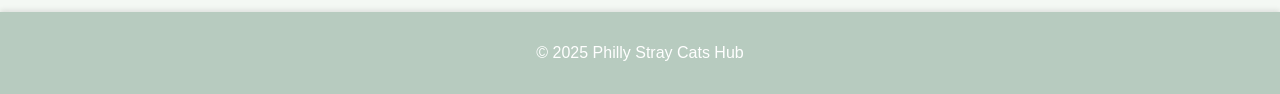
<file: search-cats.html>
<!DOCTYPE html>
<html lang="en">
<head>
  <meta charset="UTF-8">
  <title>Search Cats</title>
  <link rel="stylesheet" href="style.css">
</head>
<body>
<header>
    <a href="index.html" class="logo-link">
      <img src="logo.png" alt="Philly Stray Cats Hub Logo" class="logo">
    </a>
    <nav>
      <ul>
        <li><a href="index.html">Home</a></li>
        <li><a href="identify.html">Identify/Register a Cat</a></li>
        <li><a href="help.html">Request/Offer Help</a></li>
        <li><a href="resources.html">Local Resources</a></li>
        <li><a href="faq.html">FAQ</a></li>
        <li><a href="stories.html">Success Stories</a></li>
        <li><a href="about.html">About</a></li>
        <li><a href="contact.html">Contact</a></li>
      </ul>
    </nav>
  </header>
<main>
  <h2 style="text-align: center;">Search for a Cat</h2>
  <form class="search-form">
    <label for="name">Name:</label>
    <input type="text" id="name" name="name">

    <label for="location">Location:</label>
    <input type="text" id="location" name="location">

    <label for="caregiver">Caregiver:</label>
    <input type="text" id="caregiver" name="caregiver">

    <label for="color">Color:</label>
    <input type="text" id="color" name="color">

    <label for="gender">Gender:</label>
    <select id="gender" name="gender">
      <option value="">--Select--</option>
      <option value="male">Male</option>
      <option value="female">Female</option>
      <option value="unknown">Unknown</option>
    </select>

    <label for="age">Age:</label>
    <input type="text" id="age" name="age">

    <button type="submit">Search</button>
  </form>

  <h2>Registered cats:</h2>
  <div class="cat-gallery">
    <!-- Example Card -->
    <div class="cat-card">
      <img src="cat4.png" alt="Photo of cat named Milo">
      <p><strong>Name:</strong> Milo</p>
      <p><strong>Locaton:</strong> 7th St & Girard Av </p>
      <p><strong>Caregiver:</strong> Chris W.</p>
      <p><strong>Contact:</strong> chris@gmail.com</p>
      <p><strong>Color:</strong> Orange Tabby</p>
      <p><strong>Gender:</strong> Male</p>
      <p><strong>Age:</strong> 2 years</p>
    </div>
    <div class="cat-card">
      <img src="cat3.png" alt="Photo of cat named Max">
      <p><strong>Name:</strong> Max</p>
      <p><strong>Locaton:</strong> 6th St & Girard Av </p>
      <p><strong>Caregiver:</strong> Jay M.</p>
      <p><strong>Contact:</strong> jay@gmail.com</p>
      <p><strong>Color:</strong> Tabby</p>
      <p><strong>Gender:</strong> Male</p>
      <p><strong>Age:</strong> 1 years</p>
    </div>
    <div class="cat-card">
      <img src="cat11.png" alt="Photo of cat named Shadow">
      <p><strong>Name:</strong>Shadow</p>
      <p><strong>Locaton:</strong> 7th St & Thompson Av </p>
      <p><strong>Caregiver:</strong> Jay M.</p>
      <p><strong>Contact:</strong> jay@gmail.com</p>
      <p><strong>Color:</strong> Grey</p>
      <p><strong>Gender:</strong> Female</p>
      <p><strong>Age:</strong> 4 years</p>
    </div>
  </div>
</main>
<footer>
  <p>&copy; 2025 Philly Stray Cats Hub</p>
</footer>
</body>
</html>
</file>
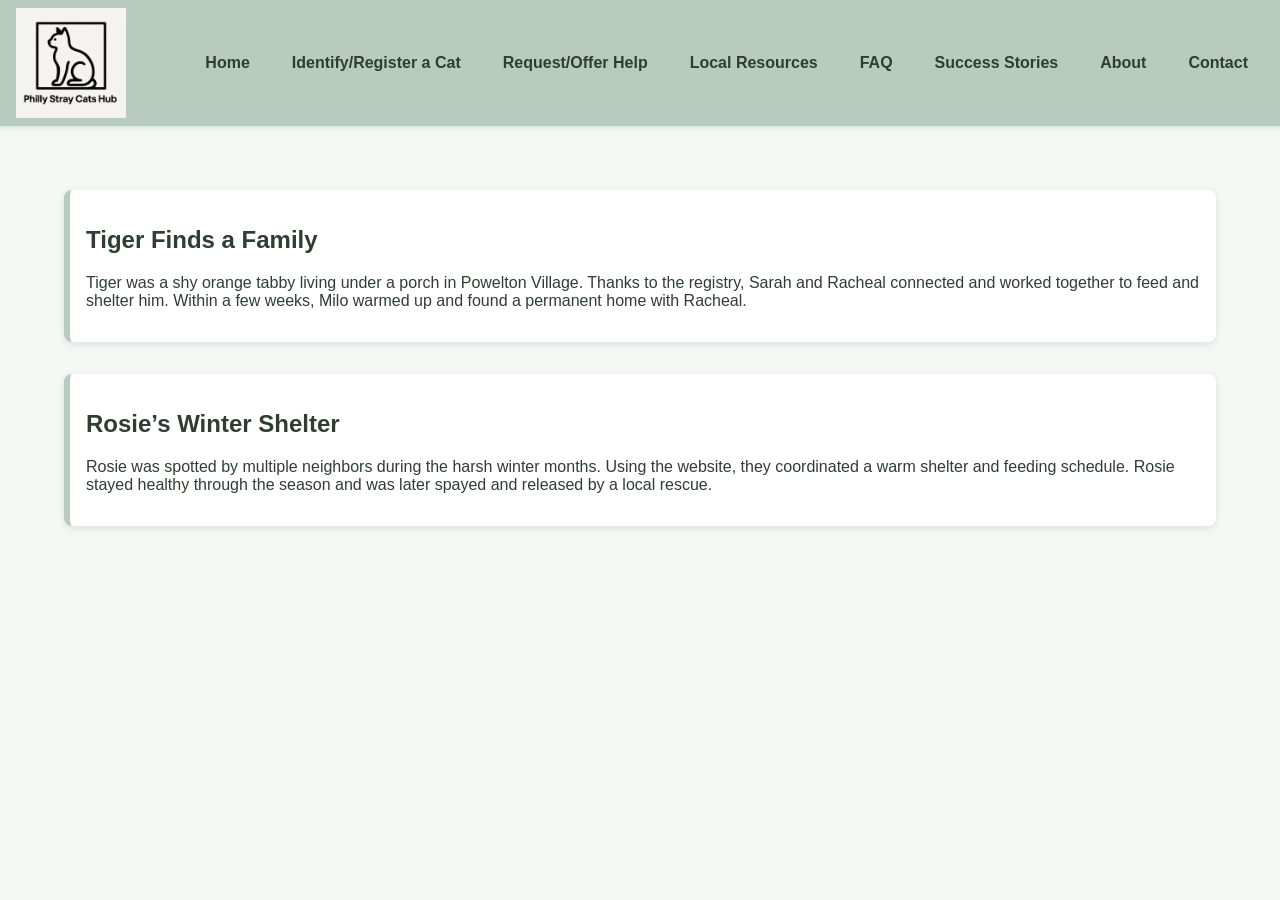
<file: stories.html>
<!DOCTYPE html>
<html lang="en">
<head>
  <meta charset="UTF-8">
  <title>Success Stories</title>
  <link rel="stylesheet" href="style.css">
</head>
<body>
<header>
    <a href="index.html" class="logo-link">
      <img src="logo.png" alt="Philly Stray Cats Hub Logo" class="logo">
    </a>
    <nav>
      <ul>
        <li><a href="index.html">Home</a></li>
        <li><a href="identify.html">Identify/Register a Cat</a></li>
        <li><a href="help.html">Request/Offer Help</a></li>
        <li><a href="resources.html">Local Resources</a></li>
        <li><a href="faq.html">FAQ</a></li>
        <li><a href="stories.html">Success Stories</a></li>
        <li><a href="about.html">About</a></li>
        <li><a href="contact.html">Contact</a></li>
      </ul>
    </nav>
  </header>
<main>
  <article>
    <h2>Tiger Finds a Family</h2>
    <p>Tiger was a shy orange tabby living under a porch in Powelton Village. Thanks to the registry, Sarah and Racheal connected and worked together to feed and shelter him. Within a few weeks, Milo warmed up and found a permanent home with Racheal.</p>
  </article>
  <article>
    <h2>Rosie’s Winter Shelter</h2>
    <p>Rosie was spotted by multiple neighbors during the harsh winter months. Using the website, they coordinated a warm shelter and feeding schedule. Rosie stayed healthy through the season and was later spayed and released by a local rescue.</p>
  </article>
</file>
<file: style.css>
:root {
  --main-bg: #f4f8f4;
  --accent: #b7cbbf;
  --accent-dark: #92ad94;
  --text: #2f3e30;
  --card-bg: #ffffff;
  --shadow: rgba(0, 0, 0, 0.1);
}

body {
  font-family: 'Poppins', sans-serif;
  background-color: var(--main-bg);
  margin: 0;
  padding: 0;
  color: var(--text);
}

/* Header and Navigation */
header {
  background-color: var(--accent);
  padding: 0.5em 1em;
  box-shadow: 0 2px 5px var(--shadow);
  display: flex;
  align-items: center;
  justify-content: space-between;
  flex-wrap: wrap;
}

.logo-link {
  display: flex;
  align-items: center;
}

.logo {
  height: 110px;
  max-width: 100%;
}

nav ul {
  list-style: none;
  display: flex;
  flex-wrap: wrap;
  gap: 10px;
  margin: 0;
  padding: 0;
  align-items: center;
  justify-content: center;
}

nav a {
  text-decoration: none;
  color: var(--text);
  font-weight: 600;
  padding: 0.5em 1em;
  border-radius: 5px;
  transition: background 0.3s;
}

nav a:hover {
  background-color: var(--accent-dark);
  color: #fff;
}

/* Hero Section */
main {
  padding: 2em;
}

.hero {
  text-align: center;
  background-image: url("cat16.jpg");
  background-size: cover;
  background-position: center;
  color: white;
  text-shadow: 0 1px 3px rgba(0, 0, 0, 0.7);
  padding: 6em 2em;
  position: relative;
  border-bottom: 2px solid var(--accent);
}

.hero-overlay {
  background-color: rgba(0, 0, 0, 0.4);
  padding: 2em;
  border-radius: 10px;
  max-width: 600px;
  margin: auto;
}

/* Buttons */
.btn {
  display: inline-block;
  margin: 1em;
  padding: 1em 2em;
  background-color: var(--accent);
  color: white;
  text-decoration: none;
  border-radius: 10px;
  font-weight: bold;
  transition: background-color 0.3s ease;
}

.btn:hover {
  background-color: var(--accent-dark);
}


/* Footer */
footer {
  text-align: center;
  padding: 1em;
  background-color: var(--accent);
  color: white;
  margin-top: 2em;
  box-shadow: 0 -2px 5px var(--shadow);
}
.centered-section {
  display: flex;
  flex-direction: column;
  align-items: center;
  justify-content: center;
  min-height: 60vh;
  text-align: center;
}
.identify-hero {
  background-image: url("cat15.jpeg");
  background-size: cover;
  background-position: center;
  color: white;
  text-shadow: 0 1px 3px rgba(0, 0, 0, 0.7);
  padding: 6em 2em;
  position: relative;
  border-bottom: 2px solid var(--accent);
}



.help-hero {
  display: flex;
  justify-content: center;
  align-items: center;
  min-height: 80vh; /* optional: to vertically center */
  padding: 6em 2em;
  background-image: url("cat17.jpeg");
  background-size: cover;
  background-position: center;
  color: white;
  text-shadow: 0 1px 3px rgba(0, 0, 0, 0.7);
  border-bottom: 2px solid var(--accent);
}

.hero-overlay {
  background-color: rgba(0, 0, 0, 0.4);
  padding: 2em;
  border-radius: 10px;
  max-width: 600px;
  width: 100%;
  text-align: center;
}


.hero-overlay form {
  display: flex;
  gap: 1em;
  margin-top: 1.5em;
}

.hero-overlay input,
.hero-overlay textarea,
.hero-overlay select {
  background-color: white;
  color: var(--text);
  border: 1px solid var(--accent-dark);
  padding: 0.6em;
  border-radius: 5px;
  width: 100%;
  box-sizing: border-box;
}

/* Content Cards */
article {
  margin: 2em;
  padding: 1em;
  background-color: var(--card-bg);
  border-left: 6px solid var(--accent);
  border-radius: 8px;
  box-shadow: 0 2px 6px var(--shadow);
}

/* Forms */
input,
textarea,
select,
button {
  font-family: 'Poppins', sans-serif;
  font-size: 1em;
  padding: 0.6em;
  border-radius: 5px;
  border: 1px solid var(--accent-dark);
  margin-bottom: 1em;
  width: 100%;
  max-width: 400px;
  box-sizing: border-box;
}

button {
  background-color: var(--accent);
  color: white;
  border: none;
  cursor: pointer;
}

button:hover {
  background-color: var(--accent-dark);
}

.search-form label {
  font-weight: bold;
  display: block;
  margin-top: 1em;
}

.search-form input,
.search-form select {
  margin-top: 0.3em;
}

/* Cat Gallery */
.cat-gallery {
  display: flex;
  flex-wrap: wrap;
  gap: 20px;
  margin-top: 2em;
  justify-content: center;
}

.cat-card {
  border: 1px solid #ddd;
  border-radius: 10px;
  padding: 1em;
  background-color: var(--card-bg);
  width: 250px;
  box-shadow: 0 2px 5px var(--shadow);
  transition: transform 0.3s;
}

.cat-card:hover {
  transform: scale(1.03);
}

.cat-card img {
  width: 100%;
  border-radius: 10px;
  margin-bottom: 1em;
}

/* Forms Container */
form {
  display: flex;
  flex-direction: column;
  align-items: center;       /* Center content inside the form */
  justify-content: center;   /* Optional: center vertically inside parent if needed */
  padding: 2em;
  margin: 2em auto;          /* Center form on the page */
  max-width: 600px;
  background-color: transparent;
  box-shadow: none;
  border-radius: 0;
  text-align: center;
}
.search-form input,
.search-form select,
.search-form button {
  display: block;
  text-align: center;
  width: 100%;
  max-width: 400px;
  margin: 0.5em 0;
}

/* Responsive Navigation */
@media (max-width: 768px) {
  header {
    flex-direction: column;
    align-items: flex-start;
  }

  nav ul {
    flex-direction: column;
    align-items: flex-start;
    width: 100%;
    padding-left: 0;
  }

  nav li {
    width: 100%;
  }

  nav a {
    display: block;
    width: 100%;
  }
}
</file>
<file: styles.css>
body {
  font-family: 'Helvetica Neue', Helvetica, Arial, sans-serif;
  background-color: #ffffff;
  color: #000000;
  font-size: 15px;
  line-height: 1.6;
  padding-top: 60px;
}

h1 {
  font-size: 28px;
  font-weight: 800;
  text-transform: uppercase;
  margin-bottom: 16px;
}

h2 {
  font-size: 18px;
  font-weight: bold;
  margin: 20px 0 10px;
}

h3 {
  font-size: 16px;
  font-weight: bold;
  margin-top: 20px;
}

.nav ul {
  list-style: none;
  display: flex;
  justify-content: center;
  align-items: center;
  gap: 40px;
  background-color: #F9DCD6;
  border-top: 1px solid #000;
  border-bottom: 1px solid #000;
  position: fixed;
  top: 0;
  width: 100%;
  padding: 16px 0;
  font-weight: bold;
  text-transform: uppercase;
  font-size: 13px;
  letter-spacing: 1px;
}

.nav li a:hover,
.nav li a.active {
  text-decoration: underline;
}

.content {
  max-width: 900px;
  margin: 0 auto;
}

a {
  color: #000000;
  text-decoration: none;
}

a:hover {
  text-decoration: underline;
}

.info-box {
  background-color: #f8f8f8;
  border: 1px solid #ddd;
  padding: 10px 15px;
  margin: 20px 0;
  font-size: 14px;
}

blockquote {
  background-color: #f9f9f9;
  padding: 20px;
  margin: 30px 0;
  border-left: 4px solid #ccc;
}

blockquote ul {
  padding-left: 20px;
  list-style-type: disc;
  margin-bottom: 20px;
}

img {
  max-width: 100%;
  height: auto;
  margin-top: 20px;
}

.two-column {
  display: grid;
  grid-template-columns: 1fr 1fr;
  gap: 40px;
  align-items: start;
}

.left-column img {
  width: 100%;
  height: auto;
  object-fit: cover;
}

.project-grid {
  display: grid;
  grid-template-columns: repeat(4, 1fr);
  gap: 20px;
  margin-top: 30px;
}

.project-box {
  display: flex;
  justify-content: center;
  align-items: center;
  height: 120px;
  background-color: #f2f2f2;
  border: 1px solid #000;
  text-decoration: none;
  color: #000;
  font-weight: bold;
  text-transform: uppercase;
  letter-spacing: 1px;
  transition: background-color 0.3s ease, transform 0.2s ease;
}

.project-box:hover {
  background-color: #F9DCD6;
}

.association {
  margin-bottom: 40px;
  text-align: center;
}

.assoc-logo {
  width: 100px;
  height: auto;
  margin-bottom: 10px;
  display: inline-block;
  filter: grayscale(100%);
  opacity: 0.9;
}
</file>
